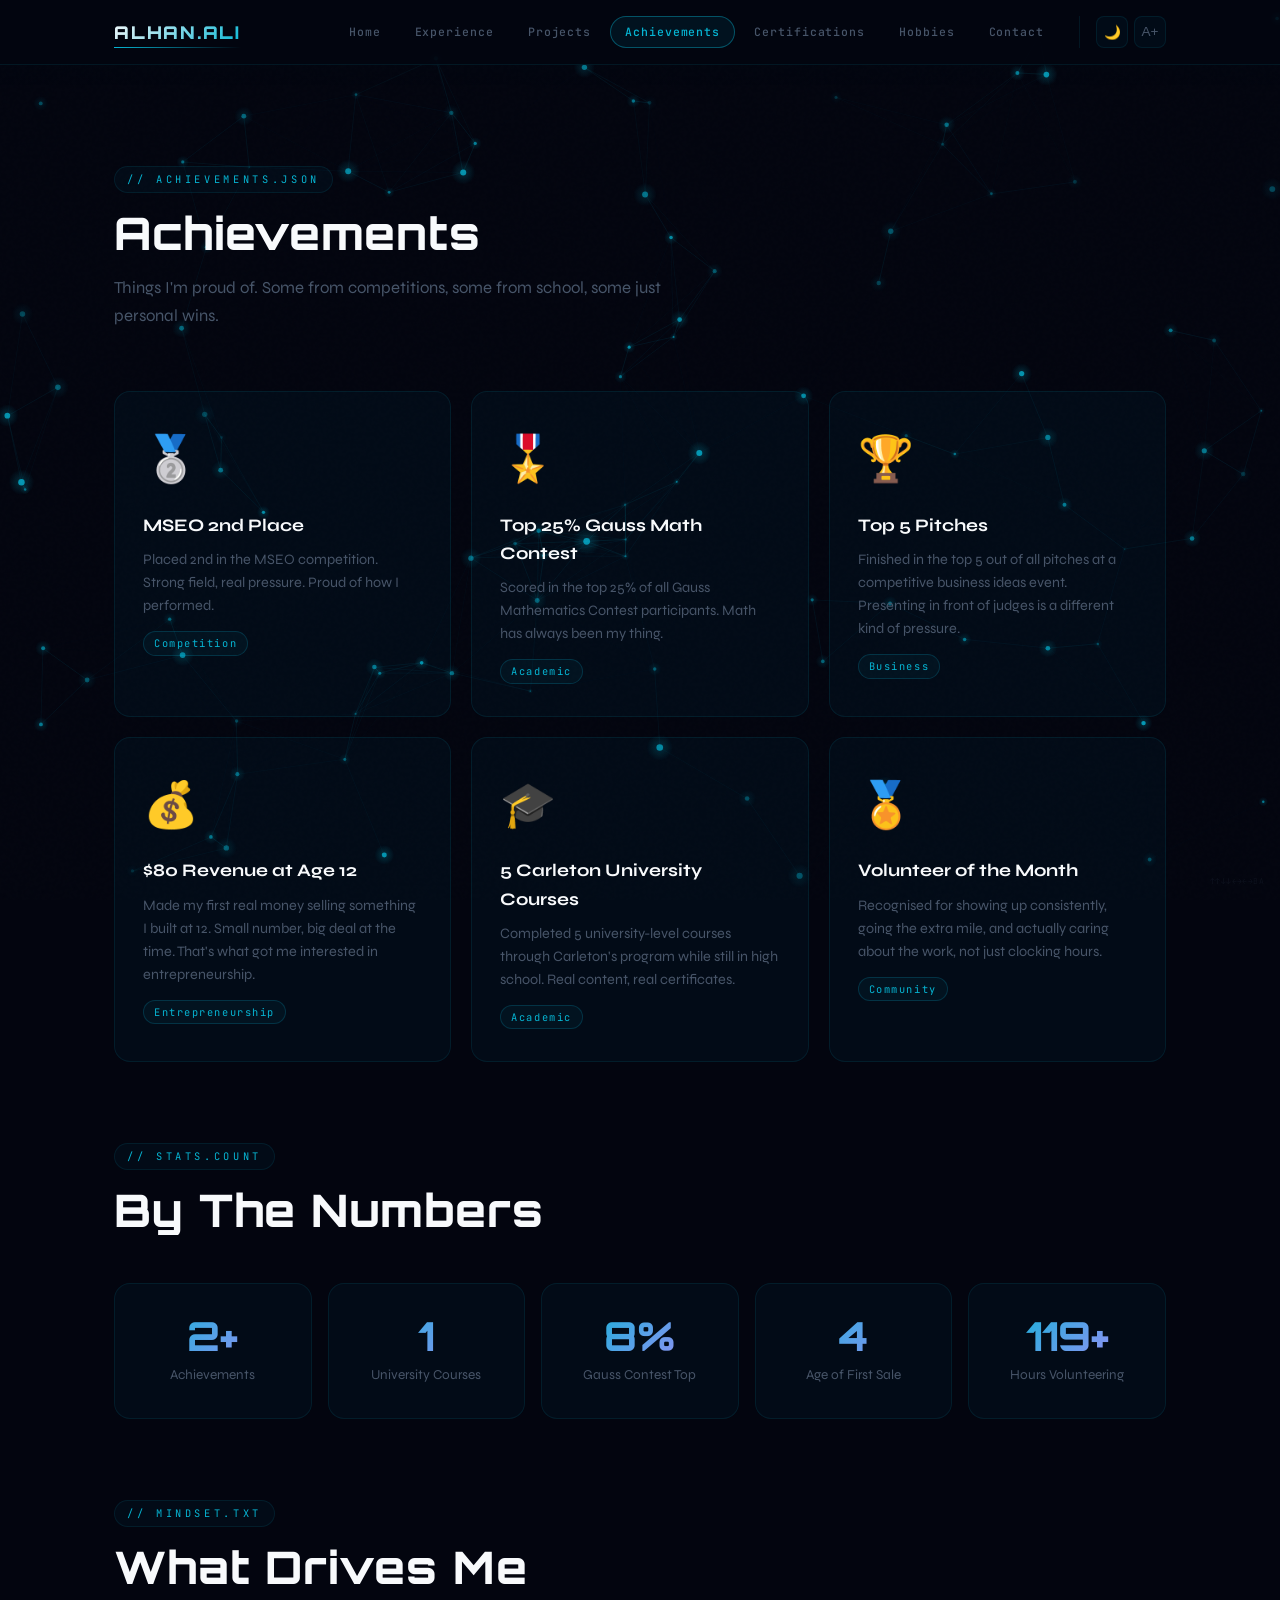
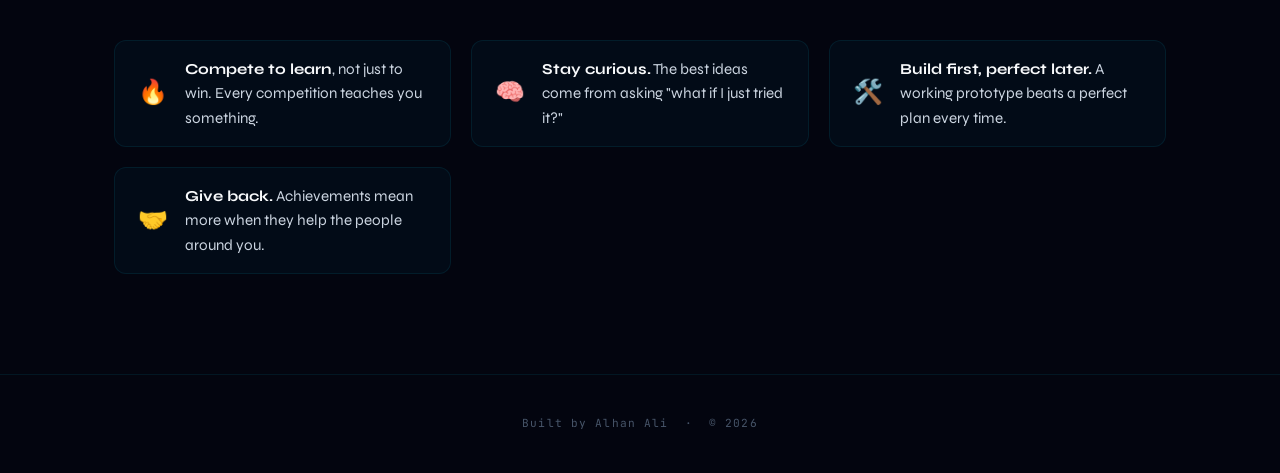
<file: achievements.html>
<!DOCTYPE html>
<html lang="en">
<head>
  <meta charset="UTF-8" />
  <meta name="viewport" content="width=device-width, initial-scale=1.0" />
  <title>Achievements | Alhan Ali</title>
  <link rel="stylesheet" href="style.css" />
</head>
<body>
  <div class="cursor"></div>
  <div class="cursor-ring"></div>
  <canvas id="particles"></canvas>

  <header>
    <div class="container">
      <a href="index.html" class="logo">ALHAN.ALI</a>
      <nav>
        <a href="index.html">Home</a>
        <a href="experience.html">Experience</a>
        <a href="projects.html">Projects</a>
        <a href="achievements.html">Achievements</a>
        <a href="certifications.html">Certifications</a>
        <a href="hobbies.html">Hobbies</a>
        <a href="contact.html">Contact</a>
        <div class="nav-controls">
          <button class="nav-btn" id="mode-btn" title="Toggle dark/light mode">🌙</button>
          <button class="nav-btn" id="font-btn" title="Toggle font size">A+</button>
        </div>
      </nav>
    </div>
  </header>

  <section class="section">
    <div class="reveal">
      <span class="section-tag">// achievements.json</span>
      <h2 class="section-title">Achievements</h2>
      <p class="achievements-intro">Things I'm proud of. Some from competitions, some from school, some just personal wins.</p>
    </div>

    <div class="achievements-grid">
      <div class="achievement-card reveal" style="--card-glow:rgba(192,192,192,0.12);">
        <span class="achievement-icon">🥈</span>
        <div class="achievement-title">MSEO 2nd Place</div>
        <p class="achievement-desc">Placed 2nd in the MSEO competition. Strong field, real pressure. Proud of how I performed.</p>
        <span class="achievement-year">Competition</span>
      </div>
      <div class="achievement-card reveal delay-1" style="--card-glow:rgba(251,191,36,0.1);">
        <span class="achievement-icon">🎖️</span>
        <div class="achievement-title">Top 25% Gauss Math Contest</div>
        <p class="achievement-desc">Scored in the top 25% of all Gauss Mathematics Contest participants. Math has always been my thing.</p>
        <span class="achievement-year">Academic</span>
      </div>
      <div class="achievement-card reveal delay-2" style="--card-glow:rgba(251,191,36,0.12);">
        <span class="achievement-icon">🏆</span>
        <div class="achievement-title">Top 5 Pitches</div>
        <p class="achievement-desc">Finished in the top 5 out of all pitches at a competitive business ideas event. Presenting in front of judges is a different kind of pressure.</p>
        <span class="achievement-year">Business</span>
      </div>
      <div class="achievement-card reveal" style="--card-glow:rgba(52,211,153,0.1);">
        <span class="achievement-icon">💰</span>
        <div class="achievement-title">$80 Revenue at Age 12</div>
        <p class="achievement-desc">Made my first real money selling something I built at 12. Small number, big deal at the time. That's what got me interested in entrepreneurship.</p>
        <span class="achievement-year">Entrepreneurship</span>
      </div>
      <div class="achievement-card reveal delay-1" style="--card-glow:rgba(6,182,212,0.1);">
        <span class="achievement-icon">🎓</span>
        <div class="achievement-title">5 Carleton University Courses</div>
        <p class="achievement-desc">Completed 5 university-level courses through Carleton's program while still in high school. Real content, real certificates.</p>
        <span class="achievement-year">Academic</span>
      </div>
      <div class="achievement-card reveal delay-2" style="--card-glow:rgba(244,114,182,0.1);">
        <span class="achievement-icon">🏅</span>
        <div class="achievement-title">Volunteer of the Month</div>
        <p class="achievement-desc">Recognised for showing up consistently, going the extra mile, and actually caring about the work, not just clocking hours.</p>
        <span class="achievement-year">Community</span>
      </div>
    </div>

    <div style="margin-top:80px;">
      <div class="reveal" style="margin-bottom:48px;">
        <span class="section-tag">// stats.count</span>
        <h2 class="section-title">By The Numbers</h2>
      </div>
      <div class="counters-grid">
        <div class="counter-card reveal"><div class="counter-num" data-target="6" data-suffix="+">0</div><div class="counter-label">Achievements</div></div>
        <div class="counter-card reveal delay-1"><div class="counter-num" data-target="5">0</div><div class="counter-label">University Courses</div></div>
        <div class="counter-card reveal delay-2"><div class="counter-num" data-target="25" data-suffix="%">0</div><div class="counter-label">Gauss Contest Top</div></div>
        <div class="counter-card reveal delay-3"><div class="counter-num" data-target="12">0</div><div class="counter-label">Age of First Sale</div></div>
        <div class="counter-card reveal delay-4"><div class="counter-num" data-target="350" data-suffix="+">0</div><div class="counter-label">Hours Volunteering</div></div>
      </div>
    </div>

    <div style="margin-top:80px;">
      <div class="reveal" style="margin-bottom:48px;">
        <span class="section-tag">// mindset.txt</span>
        <h2 class="section-title">What Drives Me</h2>
      </div>
      <div style="display:grid;grid-template-columns:repeat(auto-fit,minmax(260px,1fr));gap:20px;">
        <div class="fun-fact reveal"><span class="fun-fact-icon">🔥</span><span class="fun-fact-text"><strong>Compete to learn</strong>, not just to win. Every competition teaches you something.</span></div>
        <div class="fun-fact reveal delay-1"><span class="fun-fact-icon">🧠</span><span class="fun-fact-text"><strong>Stay curious.</strong> The best ideas come from asking "what if I just tried it?"</span></div>
        <div class="fun-fact reveal delay-2"><span class="fun-fact-icon">🛠️</span><span class="fun-fact-text"><strong>Build first, perfect later.</strong> A working prototype beats a perfect plan every time.</span></div>
        <div class="fun-fact reveal delay-3"><span class="fun-fact-icon">🤝</span><span class="fun-fact-text"><strong>Give back.</strong> Achievements mean more when they help the people around you.</span></div>
      </div>
    </div>
  </section>

  <footer>
    <p>Built by Alhan Ali &nbsp;·&nbsp; &copy; 2026</p>
  </footer>
  <button class="back-to-top" id="back-to-top" title="Back to top">↑</button>
  <div class="konami-hint">↑↑↓↓←→←→BA</div>
  <script src="script.js"></script>
</body>
</html>
</file>
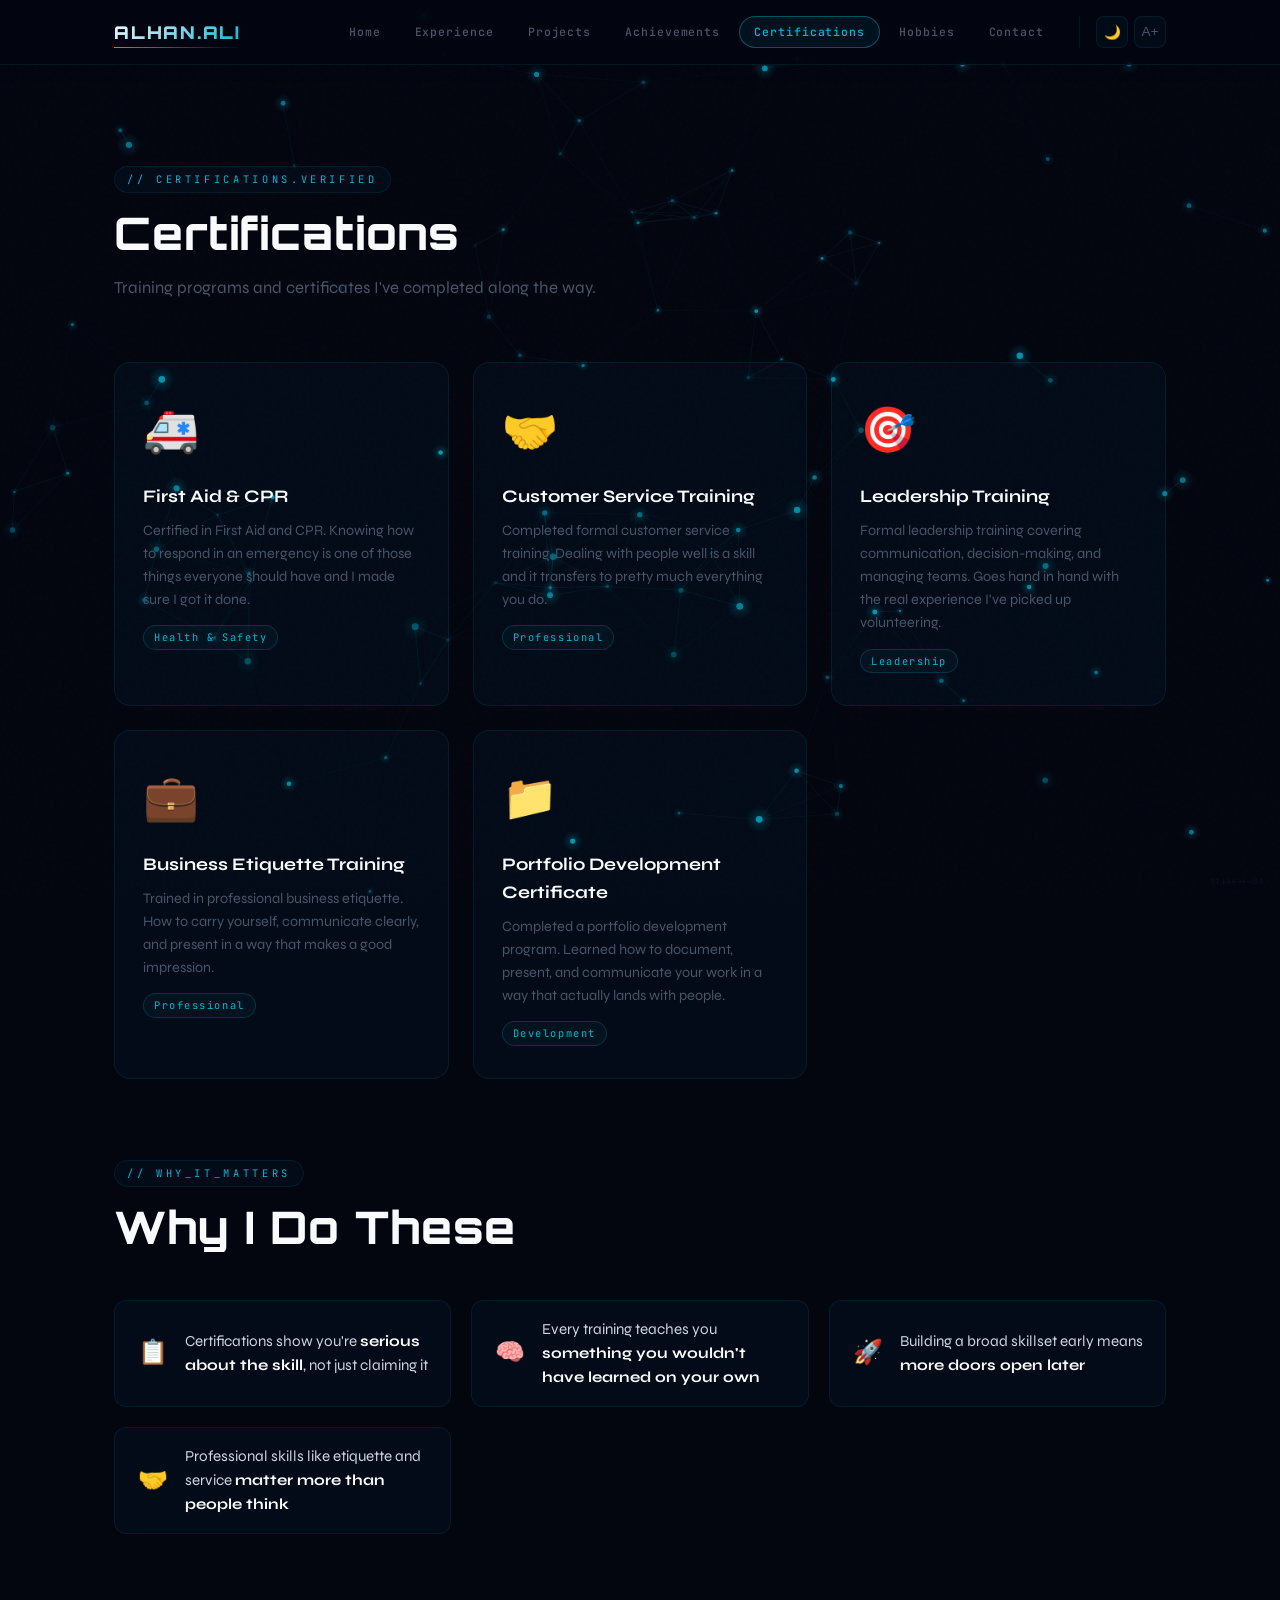
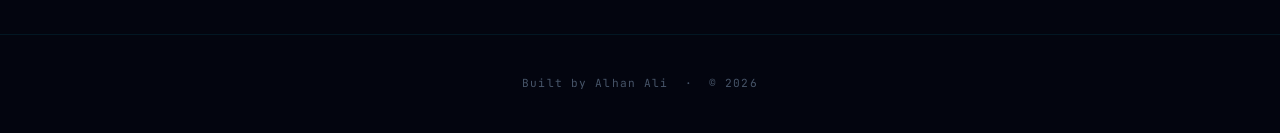
<file: certifications.html>
<!DOCTYPE html>
<html lang="en">
<head>
  <meta charset="UTF-8" />
  <meta name="viewport" content="width=device-width, initial-scale=1.0" />
  <title>Certifications | Alhan Ali</title>
  <link rel="stylesheet" href="style.css" />
</head>
<body>
  <div class="cursor"></div>
  <div class="cursor-ring"></div>
  <canvas id="particles"></canvas>

  <header>
    <div class="container">
      <a href="index.html" class="logo">ALHAN.ALI</a>
      <nav>
        <a href="index.html">Home</a>
        <a href="experience.html">Experience</a>
        <a href="projects.html">Projects</a>
        <a href="achievements.html">Achievements</a>
        <a href="certifications.html">Certifications</a>
        <a href="hobbies.html">Hobbies</a>
        <a href="contact.html">Contact</a>
        <div class="nav-controls">
          <button class="nav-btn" id="mode-btn" title="Toggle dark/light mode">🌙</button>
          <button class="nav-btn" id="font-btn" title="Toggle font size">A+</button>
        </div>
      </nav>
    </div>
  </header>

  <section class="section">
    <div class="reveal">
      <span class="section-tag">// certifications.verified</span>
      <h2 class="section-title">Certifications</h2>
      <p class="section-sub">Training programs and certificates I've completed along the way.</p>
    </div>

    <div style="display:grid; grid-template-columns:repeat(auto-fit, minmax(300px,1fr)); gap:24px; margin-bottom:80px;">
      <div class="achievement-card reveal" style="--card-glow:rgba(6,182,212,0.1);">
        <span class="achievement-icon">🚑</span>
        <div class="achievement-title">First Aid & CPR</div>
        <p class="achievement-desc">Certified in First Aid and CPR. Knowing how to respond in an emergency is one of those things everyone should have and I made sure I got it done.</p>
        <span class="achievement-year">Health & Safety</span>
      </div>
      <div class="achievement-card reveal delay-1" style="--card-glow:rgba(251,191,36,0.1);">
        <span class="achievement-icon">🤝</span>
        <div class="achievement-title">Customer Service Training</div>
        <p class="achievement-desc">Completed formal customer service training. Dealing with people well is a skill and it transfers to pretty much everything you do.</p>
        <span class="achievement-year">Professional</span>
      </div>
      <div class="achievement-card reveal delay-2" style="--card-glow:rgba(167,139,250,0.1);">
        <span class="achievement-icon">🎯</span>
        <div class="achievement-title">Leadership Training</div>
        <p class="achievement-desc">Formal leadership training covering communication, decision-making, and managing teams. Goes hand in hand with the real experience I've picked up volunteering.</p>
        <span class="achievement-year">Leadership</span>
      </div>
      <div class="achievement-card reveal" style="--card-glow:rgba(52,211,153,0.1);">
        <span class="achievement-icon">💼</span>
        <div class="achievement-title">Business Etiquette Training</div>
        <p class="achievement-desc">Trained in professional business etiquette. How to carry yourself, communicate clearly, and present in a way that makes a good impression.</p>
        <span class="achievement-year">Professional</span>
      </div>
      <div class="achievement-card reveal delay-1" style="--card-glow:rgba(244,114,182,0.1);">
        <span class="achievement-icon">📁</span>
        <div class="achievement-title">Portfolio Development Certificate</div>
        <p class="achievement-desc">Completed a portfolio development program. Learned how to document, present, and communicate your work in a way that actually lands with people.</p>
        <span class="achievement-year">Development</span>
      </div>
    </div>

    <div style="margin-top:80px;">
      <div class="reveal" style="margin-bottom:48px;">
        <span class="section-tag">// why_it_matters</span>
        <h2 class="section-title">Why I Do These</h2>
      </div>
      <div style="display:grid;grid-template-columns:repeat(auto-fit,minmax(260px,1fr));gap:20px;">
        <div class="fun-fact reveal"><span class="fun-fact-icon">📋</span><span class="fun-fact-text">Certifications show you're <strong>serious about the skill</strong>, not just claiming it</span></div>
        <div class="fun-fact reveal delay-1"><span class="fun-fact-icon">🧠</span><span class="fun-fact-text">Every training teaches you <strong>something you wouldn't have learned on your own</strong></span></div>
        <div class="fun-fact reveal delay-2"><span class="fun-fact-icon">🚀</span><span class="fun-fact-text">Building a broad skillset early means <strong>more doors open later</strong></span></div>
        <div class="fun-fact reveal delay-3"><span class="fun-fact-icon">🤝</span><span class="fun-fact-text">Professional skills like etiquette and service <strong>matter more than people think</strong></span></div>
      </div>
    </div>
  </section>

  <footer>
    <p>Built by Alhan Ali &nbsp;·&nbsp; &copy; 2026</p>
  </footer>
  <button class="back-to-top" id="back-to-top" title="Back to top">↑</button>
  <div class="konami-hint">↑↑↓↓←→←→BA</div>
  <script src="script.js"></script>
</body>
</html>
</file>
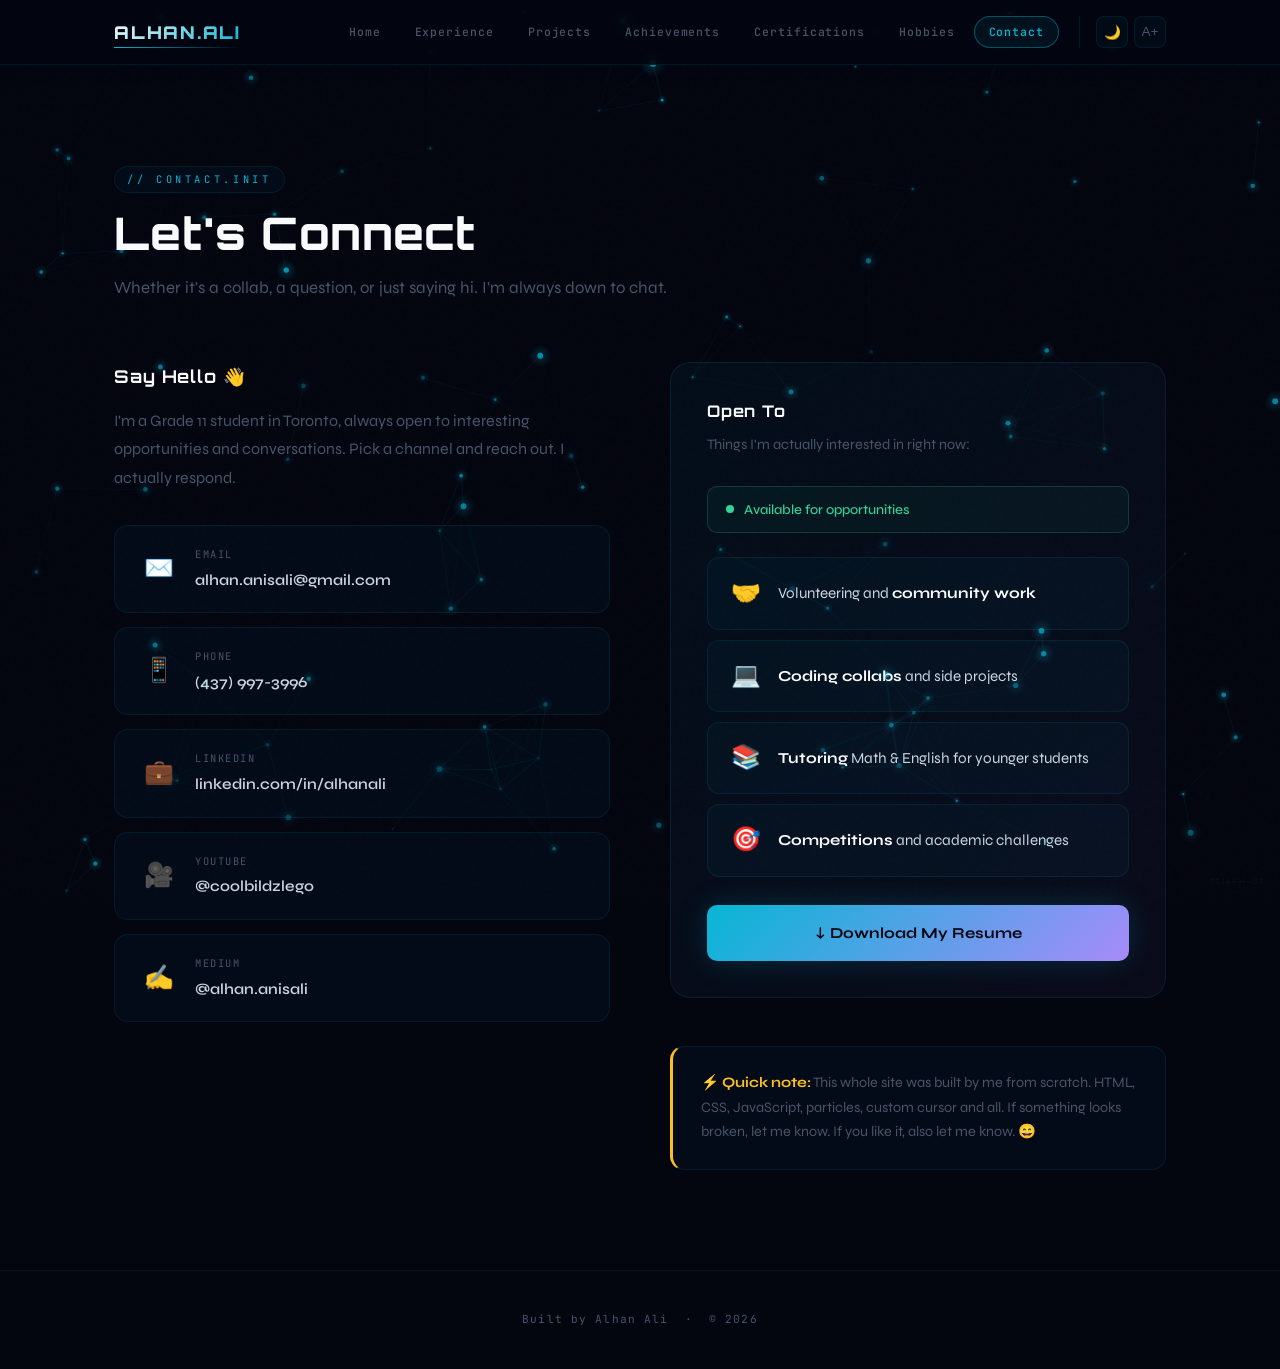
<file: contact.html>
<!DOCTYPE html>
<html lang="en">
<head>
  <meta charset="UTF-8" />
  <meta name="viewport" content="width=device-width, initial-scale=1.0" />
  <title>Contact | Alhan Ali</title>
  <link rel="stylesheet" href="style.css" />
</head>
<body>
  <div class="cursor"></div>
  <div class="cursor-ring"></div>
  <canvas id="particles"></canvas>

  <header>
    <div class="container">
      <a href="index.html" class="logo">ALHAN.ALI</a>
      <nav>
        <a href="index.html">Home</a>
        <a href="experience.html">Experience</a>
        <a href="projects.html">Projects</a>
        <a href="achievements.html">Achievements</a>
        <a href="certifications.html">Certifications</a>
        <a href="hobbies.html">Hobbies</a>
        <a href="contact.html">Contact</a>
        <div class="nav-controls">
          <button class="nav-btn" id="mode-btn" title="Toggle dark/light mode">🌙</button>
          <button class="nav-btn" id="font-btn" title="Toggle font size">A+</button>
        </div>
      </nav>
    </div>
  </header>

  <section class="section">
    <div class="reveal">
      <span class="section-tag">// contact.init</span>
      <h2 class="section-title">Let's Connect</h2>
      <p class="section-sub">Whether it's a collab, a question, or just saying hi. I'm always down to chat.</p>
    </div>

    <div class="contact-layout">
      <div>
        <div class="contact-intro reveal">
          <h3>Say Hello 👋</h3>
          <p>I'm a Grade 11 student in Toronto, always open to interesting opportunities and conversations. Pick a channel and reach out. I actually respond.</p>
        </div>
        <div class="contact-links">
          <a class="contact-link reveal" href="mailto:alhan.anisali@gmail.com">
            <div class="contact-link-icon">✉️</div>
            <div><span class="contact-link-label">Email</span><span class="contact-link-value">alhan.anisali@gmail.com</span></div>
          </a>
          <a class="contact-link reveal delay-1" href="tel:4379973996">
            <div class="contact-link-icon">📱</div>
            <div><span class="contact-link-label">Phone</span><span class="contact-link-value">(437) 997-3996</span></div>
          </a>
          <a class="contact-link reveal delay-2" href="https://linkedin.com/in/alhanali" target="_blank">
            <div class="contact-link-icon">💼</div>
            <div><span class="contact-link-label">LinkedIn</span><span class="contact-link-value">linkedin.com/in/alhanali</span></div>
          </a>
          <a class="contact-link reveal delay-3" href="https://youtube.com/@coolbildzlego" target="_blank">
            <div class="contact-link-icon">🎥</div>
            <div><span class="contact-link-label">YouTube</span><span class="contact-link-value">@coolbildzlego</span></div>
          </a>
          <a class="contact-link reveal delay-4" href="https://medium.com/@alhan.anisali" target="_blank">
            <div class="contact-link-icon">✍️</div>
            <div><span class="contact-link-label">Medium</span><span class="contact-link-value">@alhan.anisali</span></div>
          </a>
        </div>
      </div>

      <div>
        <div class="contact-card reveal delay-2">
          <h3>Open To</h3>
          <p>Things I'm actually interested in right now:</p>
          <div class="availability">
            <div class="avail-dot"></div>
            <div class="avail-text">Available for opportunities</div>
          </div>
          <div style="display:grid;gap:10px;margin-bottom:28px;">
            <div class="fun-fact"><span class="fun-fact-icon">🤝</span><span class="fun-fact-text">Volunteering and <strong>community work</strong></span></div>
            <div class="fun-fact"><span class="fun-fact-icon">💻</span><span class="fun-fact-text"><strong>Coding collabs</strong> and side projects</span></div>
            <div class="fun-fact"><span class="fun-fact-icon">📚</span><span class="fun-fact-text"><strong>Tutoring</strong> Math & English for younger students</span></div>
            <div class="fun-fact"><span class="fun-fact-icon">🎯</span><span class="fun-fact-text"><strong>Competitions</strong> and academic challenges</span></div>
          </div>
          <a href="resume.pdf" download class="download-btn">↓ Download My Resume</a>
        </div>

        <div class="fun-note reveal delay-3">
          <p>⚡ <strong>Quick note:</strong> This whole site was built by me from scratch. HTML, CSS, JavaScript, particles, custom cursor and all. If something looks broken, let me know. If you like it, also let me know. 😄</p>
        </div>
      </div>
    </div>
  </section>

  <footer>
    <p>Built by Alhan Ali &nbsp;·&nbsp; &copy; 2026</p>
  </footer>
  <button class="back-to-top" id="back-to-top" title="Back to top">↑</button>
  <div class="konami-hint">↑↑↓↓←→←→BA</div>
  <script src="script.js"></script>
</body>
</html>
</file>
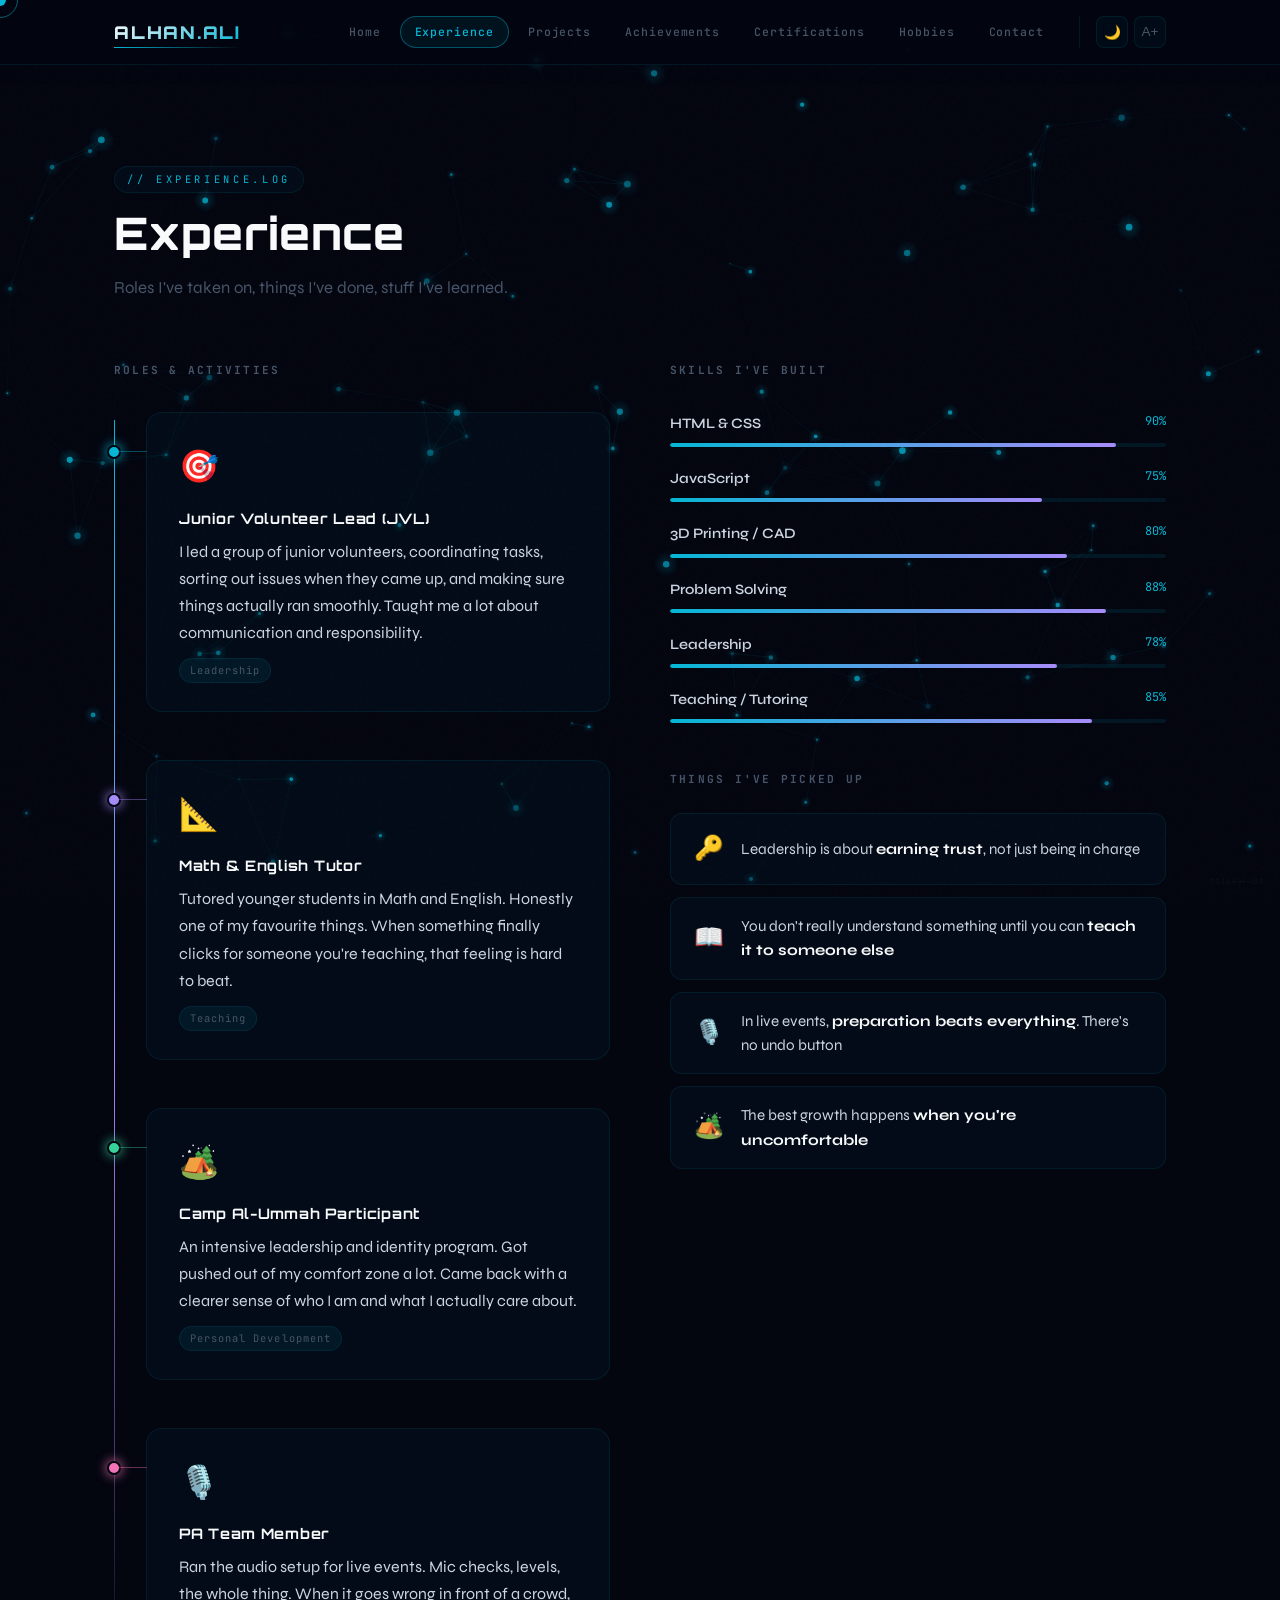
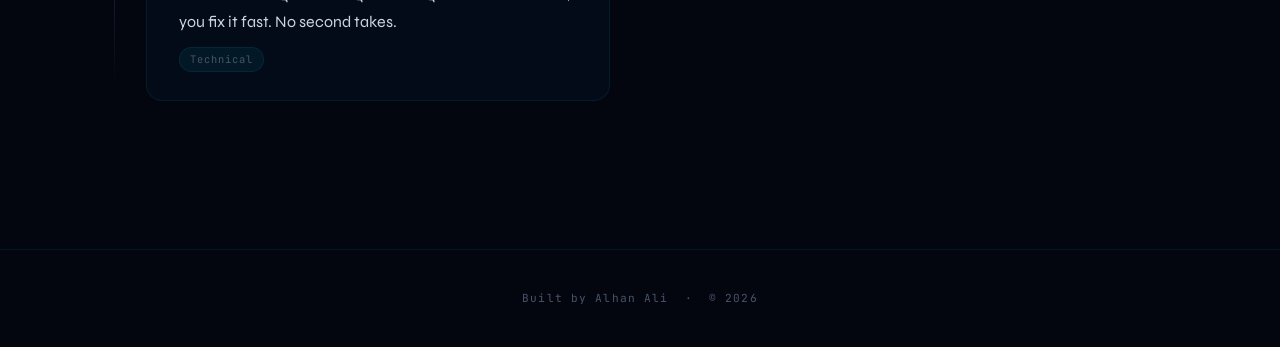
<file: experience.html>
<!DOCTYPE html>
<html lang="en">
<head>
  <meta charset="UTF-8" />
  <meta name="viewport" content="width=device-width, initial-scale=1.0" />
  <title>Experience | Alhan Ali</title>
  <link rel="stylesheet" href="style.css" />
</head>
<body>
  <div class="cursor"></div>
  <div class="cursor-ring"></div>
  <canvas id="particles"></canvas>

  <header>
    <div class="container">
      <a href="index.html" class="logo">ALHAN.ALI</a>
      <nav>
        <a href="index.html">Home</a>
        <a href="experience.html">Experience</a>
        <a href="projects.html">Projects</a>
        <a href="achievements.html">Achievements</a>
        <a href="certifications.html">Certifications</a>
        <a href="hobbies.html">Hobbies</a>
        <a href="contact.html">Contact</a>
        <div class="nav-controls">
          <button class="nav-btn" id="mode-btn" title="Toggle dark/light mode">🌙</button>
          <button class="nav-btn" id="font-btn" title="Toggle font size">A+</button>
        </div>
      </nav>
    </div>
  </header>

  <section class="section">
    <div class="reveal">
      <span class="section-tag">// experience.log</span>
      <h2 class="section-title">Experience</h2>
      <p class="section-sub">Roles I've taken on, things I've done, stuff I've learned.</p>
    </div>

    <div style="display:grid; grid-template-columns:1fr 1fr; gap:60px; align-items:start;">
      <div>
        <h3 style="font-family:'JetBrains Mono',monospace;font-size:0.7rem;letter-spacing:0.2em;text-transform:uppercase;color:var(--text-dim);margin-bottom:32px;">Roles & Activities</h3>
        <div class="timeline">
          <div class="timeline-item reveal" style="--item-color:var(--cyan);">
            <span class="timeline-emoji">🎯</span>
            <div class="timeline-title">Junior Volunteer Lead (JVL)</div>
            <p class="timeline-desc">I led a group of junior volunteers, coordinating tasks, sorting out issues when they came up, and making sure things actually ran smoothly. Taught me a lot about communication and responsibility.</p>
            <span class="timeline-tag">Leadership</span>
          </div>
          <div class="timeline-item reveal delay-1" style="--item-color:var(--purple);">
            <span class="timeline-emoji">📐</span>
            <div class="timeline-title">Math & English Tutor</div>
            <p class="timeline-desc">Tutored younger students in Math and English. Honestly one of my favourite things. When something finally clicks for someone you're teaching, that feeling is hard to beat.</p>
            <span class="timeline-tag">Teaching</span>
          </div>
          <div class="timeline-item reveal delay-2" style="--item-color:var(--green);">
            <span class="timeline-emoji">🏕️</span>
            <div class="timeline-title">Camp Al-Ummah Participant</div>
            <p class="timeline-desc">An intensive leadership and identity program. Got pushed out of my comfort zone a lot. Came back with a clearer sense of who I am and what I actually care about.</p>
            <span class="timeline-tag">Personal Development</span>
          </div>
          <div class="timeline-item reveal delay-3" style="--item-color:var(--pink);">
            <span class="timeline-emoji">🎙️</span>
            <div class="timeline-title">PA Team Member</div>
            <p class="timeline-desc">Ran the audio setup for live events. Mic checks, levels, the whole thing. When it goes wrong in front of a crowd, you fix it fast. No second takes.</p>
            <span class="timeline-tag">Technical</span>
          </div>
        </div>
      </div>

      <div>
        <h3 style="font-family:'JetBrains Mono',monospace;font-size:0.7rem;letter-spacing:0.2em;text-transform:uppercase;color:var(--text-dim);margin-bottom:32px;">Skills I've Built</h3>
        <div class="skill-bars reveal">
          <div class="skill-bar-item">
            <div class="skill-bar-header"><span class="skill-bar-name">HTML & CSS</span><span class="skill-bar-pct">90%</span></div>
            <div class="skill-bar-track"><div class="skill-bar-fill" style="width:90%"></div></div>
          </div>
          <div class="skill-bar-item">
            <div class="skill-bar-header"><span class="skill-bar-name">JavaScript</span><span class="skill-bar-pct">75%</span></div>
            <div class="skill-bar-track"><div class="skill-bar-fill" style="width:75%"></div></div>
          </div>
          <div class="skill-bar-item">
            <div class="skill-bar-header"><span class="skill-bar-name">3D Printing / CAD</span><span class="skill-bar-pct">80%</span></div>
            <div class="skill-bar-track"><div class="skill-bar-fill" style="width:80%"></div></div>
          </div>
          <div class="skill-bar-item">
            <div class="skill-bar-header"><span class="skill-bar-name">Problem Solving</span><span class="skill-bar-pct">88%</span></div>
            <div class="skill-bar-track"><div class="skill-bar-fill" style="width:88%"></div></div>
          </div>
          <div class="skill-bar-item">
            <div class="skill-bar-header"><span class="skill-bar-name">Leadership</span><span class="skill-bar-pct">78%</span></div>
            <div class="skill-bar-track"><div class="skill-bar-fill" style="width:78%"></div></div>
          </div>
          <div class="skill-bar-item">
            <div class="skill-bar-header"><span class="skill-bar-name">Teaching / Tutoring</span><span class="skill-bar-pct">85%</span></div>
            <div class="skill-bar-track"><div class="skill-bar-fill" style="width:85%"></div></div>
          </div>
        </div>

        <div style="margin-top:48px;">
          <h3 style="font-family:'JetBrains Mono',monospace;font-size:0.7rem;letter-spacing:0.2em;text-transform:uppercase;color:var(--text-dim);margin-bottom:24px;">Things I've Picked Up</h3>
          <div style="display:grid;gap:12px;">
            <div class="fun-fact reveal"><span class="fun-fact-icon">🔑</span><span class="fun-fact-text">Leadership is about <strong>earning trust</strong>, not just being in charge</span></div>
            <div class="fun-fact reveal delay-1"><span class="fun-fact-icon">📖</span><span class="fun-fact-text">You don't really understand something until you can <strong>teach it to someone else</strong></span></div>
            <div class="fun-fact reveal delay-2"><span class="fun-fact-icon">🎙️</span><span class="fun-fact-text">In live events, <strong>preparation beats everything</strong>. There's no undo button</span></div>
            <div class="fun-fact reveal delay-3"><span class="fun-fact-icon">🏕️</span><span class="fun-fact-text">The best growth happens <strong>when you're uncomfortable</strong></span></div>
          </div>
        </div>
      </div>
    </div>
  </section>

  <footer>
    <p>Built by Alhan Ali &nbsp;·&nbsp; &copy; 2026</p>
  </footer>
  <button class="back-to-top" id="back-to-top" title="Back to top">↑</button>
  <div class="konami-hint">↑↑↓↓←→←→BA</div>
  <script src="script.js"></script>
</body>
</html>
</file>
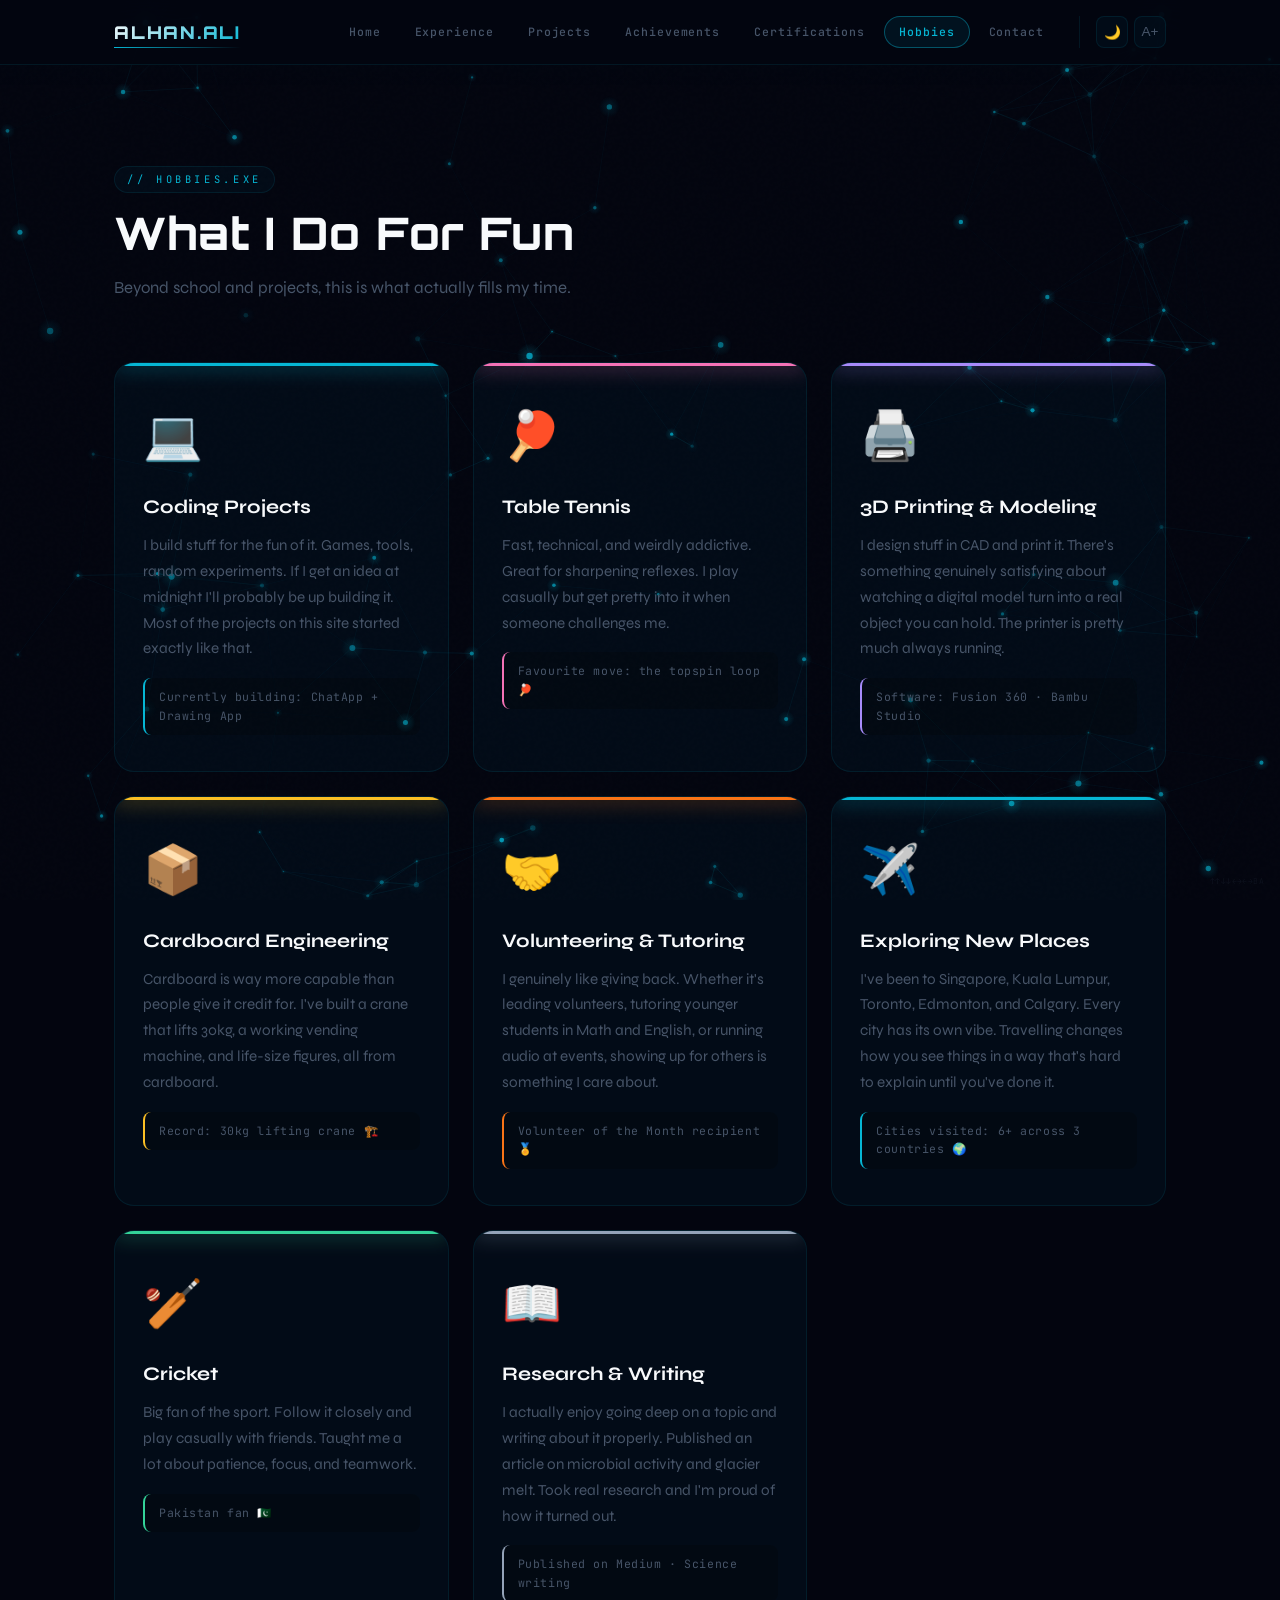
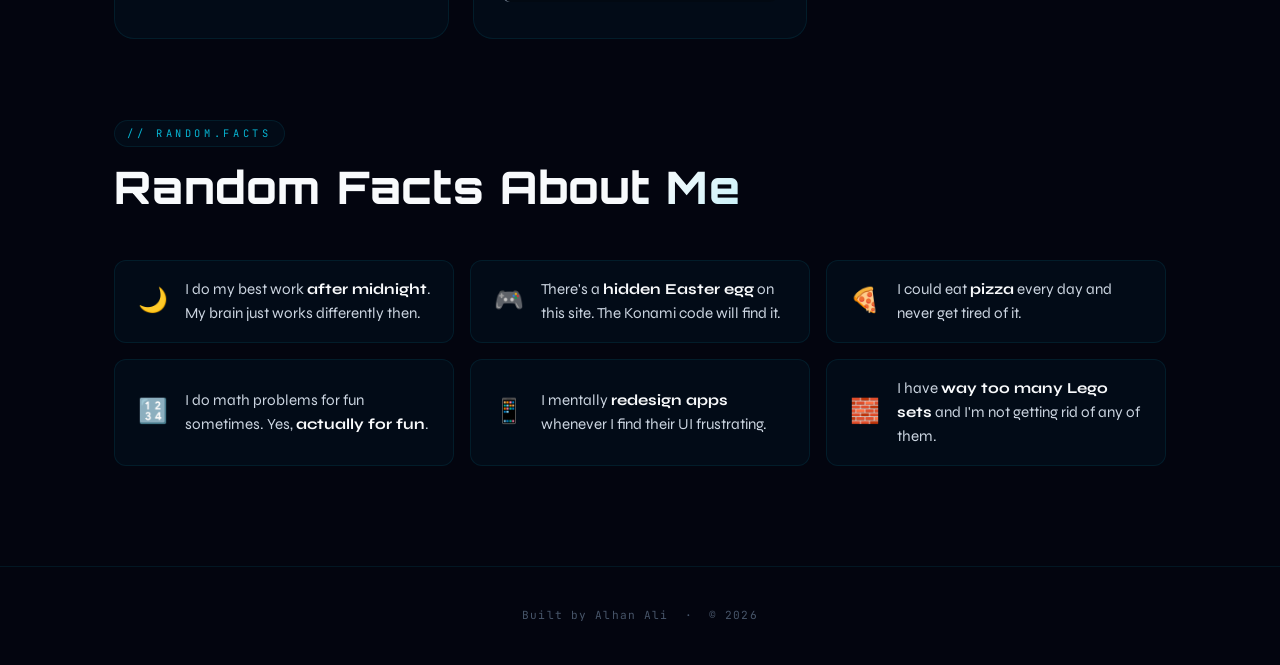
<file: hobbies.html>
<!DOCTYPE html>
<html lang="en">
<head>
  <meta charset="UTF-8" />
  <meta name="viewport" content="width=device-width, initial-scale=1.0" />
  <title>Hobbies | Alhan Ali</title>
  <link rel="stylesheet" href="style.css" />
</head>
<body>
  <div class="cursor"></div>
  <div class="cursor-ring"></div>
  <canvas id="particles"></canvas>

  <header>
    <div class="container">
      <a href="index.html" class="logo">ALHAN.ALI</a>
      <nav>
        <a href="index.html">Home</a>
        <a href="experience.html">Experience</a>
        <a href="projects.html">Projects</a>
        <a href="achievements.html">Achievements</a>
        <a href="certifications.html">Certifications</a>
        <a href="hobbies.html">Hobbies</a>
        <a href="contact.html">Contact</a>
        <div class="nav-controls">
          <button class="nav-btn" id="mode-btn" title="Toggle dark/light mode">🌙</button>
          <button class="nav-btn" id="font-btn" title="Toggle font size">A+</button>
        </div>
      </nav>
    </div>
  </header>

  <section class="section">
    <div class="reveal">
      <span class="section-tag">// hobbies.exe</span>
      <h2 class="section-title">What I Do For Fun</h2>
      <p class="hobbies-intro">Beyond school and projects, this is what actually fills my time.</p>
    </div>

    <div class="hobbies-grid">
      <div class="hobby-card reveal" style="--hobby-color:#06b6d4;">
        <span class="hobby-emoji">💻</span>
        <h3>Coding Projects</h3>
        <p>I build stuff for the fun of it. Games, tools, random experiments. If I get an idea at midnight I'll probably be up building it. Most of the projects on this site started exactly like that.</p>
        <div class="hobby-detail">Currently building: ChatApp + Drawing App</div>
      </div>
      <div class="hobby-card reveal delay-1" style="--hobby-color:#f472b6;">
        <span class="hobby-emoji">🏓</span>
        <h3>Table Tennis</h3>
        <p>Fast, technical, and weirdly addictive. Great for sharpening reflexes. I play casually but get pretty into it when someone challenges me.</p>
        <div class="hobby-detail">Favourite move: the topspin loop 🏓</div>
      </div>
      <div class="hobby-card reveal delay-2" style="--hobby-color:#a78bfa;">
        <span class="hobby-emoji">🖨️</span>
        <h3>3D Printing & Modeling</h3>
        <p>I design stuff in CAD and print it. There's something genuinely satisfying about watching a digital model turn into a real object you can hold. The printer is pretty much always running.</p>
        <div class="hobby-detail">Software: Fusion 360 · Bambu Studio</div>
      </div>
      <div class="hobby-card reveal" style="--hobby-color:#fbbf24;">
        <span class="hobby-emoji">📦</span>
        <h3>Cardboard Engineering</h3>
        <p>Cardboard is way more capable than people give it credit for. I've built a crane that lifts 30kg, a working vending machine, and life-size figures, all from cardboard.</p>
        <div class="hobby-detail">Record: 30kg lifting crane 🏗️</div>
      </div>
      <div class="hobby-card reveal delay-1" style="--hobby-color:#f97316;">
        <span class="hobby-emoji">🤝</span>
        <h3>Volunteering & Tutoring</h3>
        <p>I genuinely like giving back. Whether it's leading volunteers, tutoring younger students in Math and English, or running audio at events, showing up for others is something I care about.</p>
        <div class="hobby-detail">Volunteer of the Month recipient 🏅</div>
      </div>
      <div class="hobby-card reveal delay-2" style="--hobby-color:#06b6d4;">
        <span class="hobby-emoji">✈️</span>
        <h3>Exploring New Places</h3>
        <p>I've been to Singapore, Kuala Lumpur, Toronto, Edmonton, and Calgary. Every city has its own vibe. Travelling changes how you see things in a way that's hard to explain until you've done it.</p>
        <div class="hobby-detail">Cities visited: 6+ across 3 countries 🌍</div>
      </div>
      <div class="hobby-card reveal" style="--hobby-color:#34d399;">
        <span class="hobby-emoji">🏏</span>
        <h3>Cricket</h3>
        <p>Big fan of the sport. Follow it closely and play casually with friends. Taught me a lot about patience, focus, and teamwork.</p>
        <div class="hobby-detail">Pakistan fan 🇵🇰</div>
      </div>
      <div class="hobby-card reveal delay-1" style="--hobby-color:#94a3b8;">
        <span class="hobby-emoji">📖</span>
        <h3>Research & Writing</h3>
        <p>I actually enjoy going deep on a topic and writing about it properly. Published an article on microbial activity and glacier melt. Took real research and I'm proud of how it turned out.</p>
        <div class="hobby-detail">Published on Medium · Science writing</div>
      </div>
    </div>

    <div style="margin-top:80px;">
      <div class="reveal" style="margin-bottom:48px;">
        <span class="section-tag">// random.facts</span>
        <h2 class="section-title">Random Facts About Me</h2>
      </div>
      <div style="display:grid;grid-template-columns:repeat(auto-fit,minmax(280px,1fr));gap:16px;">
        <div class="fun-fact reveal"><span class="fun-fact-icon">🌙</span><span class="fun-fact-text">I do my best work <strong>after midnight</strong>. My brain just works differently then.</span></div>
        <div class="fun-fact reveal delay-1"><span class="fun-fact-icon">🎮</span><span class="fun-fact-text">There's a <strong>hidden Easter egg</strong> on this site. The Konami code will find it.</span></div>
        <div class="fun-fact reveal delay-2"><span class="fun-fact-icon">🍕</span><span class="fun-fact-text">I could eat <strong>pizza</strong> every day and never get tired of it.</span></div>
        <div class="fun-fact reveal delay-3"><span class="fun-fact-icon">🔢</span><span class="fun-fact-text">I do math problems for fun sometimes. Yes, <strong>actually for fun</strong>.</span></div>
        <div class="fun-fact reveal"><span class="fun-fact-icon">📱</span><span class="fun-fact-text">I mentally <strong>redesign apps</strong> whenever I find their UI frustrating.</span></div>
        <div class="fun-fact reveal delay-1"><span class="fun-fact-icon">🧱</span><span class="fun-fact-text">I have <strong>way too many Lego sets</strong> and I'm not getting rid of any of them.</span></div>
      </div>
    </div>
  </section>

  <footer>
    <p>Built by Alhan Ali &nbsp;·&nbsp; &copy; 2026</p>
  </footer>
  <button class="back-to-top" id="back-to-top" title="Back to top">↑</button>
  <div class="konami-hint">↑↑↓↓←→←→BA</div>
  <script src="script.js"></script>
</body>
</html>
</file>
<file: style.css>
@import url('https://fonts.googleapis.com/css2?family=Orbitron:wght@400;500;600;700;800;900&family=Syne:wght@400;500;600;700;800&family=JetBrains+Mono:wght@300;400;500;600&display=swap');

:root {
  --bg: #03050f;
  --bg2: #060a1a;
  --panel: rgba(6, 182, 212, 0.04);
  --panel-hover: rgba(6, 182, 212, 0.08);
  --border: rgba(6, 182, 212, 0.1);
  --border-bright: rgba(6, 182, 212, 0.4);
  --cyan: #06b6d4;
  --cyan2: #22d3ee;
  --pink: #f472b6;
  --purple: #a78bfa;
  --green: #34d399;
  --yellow: #fbbf24;
  --orange: #fb923c;
  --text: #cbd5e1;
  --text-dim: #475569;
  --text-bright: #f1f5f9;
  --white: #f8fafc;
}

*, *::before, *::after { margin: 0; padding: 0; box-sizing: border-box; }
html { scroll-behavior: smooth; }

body {
  font-family: 'Syne', sans-serif;
  background: var(--bg);
  color: var(--text);
  overflow-x: hidden;
  line-height: 1.6;
  cursor: none;
}

.cursor {
  width: 12px; height: 12px;
  background: var(--cyan);
  border-radius: 50%;
  position: fixed;
  top: 0; left: 0;
  pointer-events: none;
  z-index: 99999;
  transform: translate(-50%, -50%);
  transition: width 0.2s, height 0.2s, background 0.2s;
  mix-blend-mode: screen;
}
.cursor-ring {
  width: 36px; height: 36px;
  border: 1px solid rgba(6,182,212,0.5);
  border-radius: 50%;
  position: fixed;
  top: 0; left: 0;
  pointer-events: none;
  z-index: 99998;
  transform: translate(-50%, -50%);
  transition: width 0.2s, height 0.2s;
}

#particles {
  position: fixed;
  top: 0; left: 0;
  width: 100%; height: 100%;
  z-index: 0;
  pointer-events: none;
}

body::after {
  content: '';
  position: fixed;
  inset: 0;
  background-image: url("data:image/svg+xml,%3Csvg viewBox='0 0 256 256' xmlns='http://www.w3.org/2000/svg'%3E%3Cfilter id='noise'%3E%3CfeTurbulence type='fractalNoise' baseFrequency='0.9' numOctaves='4' stitchTiles='stitch'/%3E%3C/filter%3E%3Crect width='100%25' height='100%25' filter='url(%23noise)' opacity='0.03'/%3E%3C/svg%3E");
  z-index: 0;
  pointer-events: none;
  opacity: 0.4;
}

header {
  position: sticky;
  top: 0;
  z-index: 1000;
  background: rgba(3, 5, 15, 0.8);
  backdrop-filter: blur(24px);
  border-bottom: 1px solid var(--border);
  transition: transform 0.3s ease;
}

header .container {
  max-width: 1100px;
  margin: 0 auto;
  padding: 0 24px;
  height: 64px;
  display: flex;
  align-items: center;
  justify-content: space-between;
}

.logo {
  font-family: 'Orbitron', sans-serif;
  font-size: 1.1rem;
  font-weight: 900;
  letter-spacing: 0.1em;
  text-decoration: none;
  background: linear-gradient(135deg, var(--white) 0%, var(--cyan) 100%);
  -webkit-background-clip: text;
  -webkit-text-fill-color: transparent;
  background-clip: text;
  position: relative;
}

.logo::after {
  content: '';
  position: absolute;
  bottom: -2px; left: 0; right: 0;
  height: 1px;
  background: linear-gradient(90deg, var(--cyan), transparent);
}

nav { display: flex; align-items: center; gap: 4px; }

nav a {
  font-family: 'JetBrains Mono', monospace;
  font-size: 0.72rem;
  font-weight: 500;
  letter-spacing: 0.08em;
  color: var(--text-dim);
  text-decoration: none;
  padding: 6px 14px;
  border-radius: 20px;
  transition: all 0.2s;
  border: 1px solid transparent;
}

nav a:hover {
  color: var(--cyan);
  border-color: var(--border);
  background: var(--panel);
}

nav a.active {
  color: var(--cyan);
  border-color: var(--border-bright);
  background: var(--panel-hover);
}

.nav-controls {
  display: flex;
  align-items: center;
  gap: 6px;
  margin-left: 16px;
  padding-left: 16px;
  border-left: 1px solid var(--border);
}

.nav-btn {
  width: 32px;
  height: 32px;
  border-radius: 8px;
  border: 1px solid var(--border);
  background: var(--panel);
  color: var(--text-dim);
  font-size: 0.85rem;
  cursor: pointer;
  display: flex;
  align-items: center;
  justify-content: center;
  transition: all 0.2s;
  flex-shrink: 0;
}

.nav-btn:hover {
  border-color: var(--border-bright);
  color: var(--cyan);
  background: var(--panel-hover);
}

.nav-btn.active {
  border-color: var(--border-bright);
  color: var(--cyan);
  background: var(--panel-hover);
}

.section {
  position: relative;
  z-index: 1;
  max-width: 1100px;
  margin: 0 auto;
  padding: 100px 24px;
}

.section-tag {
  font-family: 'JetBrains Mono', monospace;
  font-size: 0.65rem;
  letter-spacing: 0.35em;
  text-transform: uppercase;
  color: var(--cyan);
  display: inline-flex;
  align-items: center;
  gap: 8px;
  margin-bottom: 16px;
  padding: 4px 12px;
  border: 1px solid var(--border);
  border-radius: 20px;
  background: var(--panel);
}

h2.section-title {
  font-family: 'Orbitron', sans-serif;
  font-size: clamp(1.8rem, 4vw, 2.8rem);
  font-weight: 800;
  letter-spacing: 0.02em;
  line-height: 1.1;
  background: linear-gradient(135deg, var(--white) 0%, var(--white) 50%, var(--cyan2) 100%);
  -webkit-background-clip: text;
  -webkit-text-fill-color: transparent;
  background-clip: text;
  margin-bottom: 16px;
}

.section-sub {
  font-size: 1.05rem;
  color: var(--text-dim);
  max-width: 560px;
  line-height: 1.7;
  margin-bottom: 60px;
}

.reveal {
  opacity: 0;
  transform: translateY(40px);
  transition: opacity 0.8s cubic-bezier(0.16,1,0.3,1), transform 0.8s cubic-bezier(0.16,1,0.3,1);
}
.reveal.show { opacity: 1; transform: translateY(0); }
.reveal-left { opacity: 0; transform: translateX(-40px); transition: opacity 0.8s cubic-bezier(0.16,1,0.3,1), transform 0.8s cubic-bezier(0.16,1,0.3,1); }
.reveal-left.show { opacity: 1; transform: translateX(0); }
.delay-1 { transition-delay: 0.1s; }
.delay-2 { transition-delay: 0.2s; }
.delay-3 { transition-delay: 0.3s; }
.delay-4 { transition-delay: 0.4s; }
.delay-5 { transition-delay: 0.5s; }

footer {
  position: relative;
  z-index: 1;
  text-align: center;
  padding: 40px 24px;
  border-top: 1px solid var(--border);
}

footer p {
  font-family: 'JetBrains Mono', monospace;
  font-size: 0.7rem;
  color: var(--text-dim);
  letter-spacing: 0.1em;
}

footer .footer-heart { color: var(--pink); animation: heartbeat 1.5s infinite; display: inline-block; }
@keyframes heartbeat { 0%,100%{transform:scale(1)} 50%{transform:scale(1.3)} }

::-webkit-scrollbar { width: 4px; }
::-webkit-scrollbar-track { background: var(--bg); }
::-webkit-scrollbar-thumb { background: var(--cyan); border-radius: 2px; }

.back-to-top {
  position: fixed;
  bottom: 32px;
  right: 24px;
  width: 44px;
  height: 44px;
  border-radius: 12px;
  border: 1px solid var(--border-bright);
  background: rgba(6, 182, 212, 0.1);
  color: var(--cyan);
  font-size: 1.1rem;
  cursor: pointer;
  display: flex;
  align-items: center;
  justify-content: center;
  z-index: 900;
  opacity: 0;
  transform: translateY(20px);
  transition: all 0.3s;
  backdrop-filter: blur(12px);
}

.back-to-top.visible {
  opacity: 1;
  transform: translateY(0);
}

.back-to-top:hover {
  background: rgba(6, 182, 212, 0.2);
  box-shadow: 0 0 20px rgba(6, 182, 212, 0.3);
  transform: translateY(-3px);
}

/* ── HERO ── */
.hero {
  min-height: 100vh;
  display: flex;
  flex-direction: column;
  justify-content: center;
  padding: 80px 24px 40px;
  max-width: 1100px;
  margin: 0 auto;
  position: relative;
  z-index: 1;
}

.hero-status {
  display: inline-flex;
  align-items: center;
  gap: 8px;
  font-family: 'JetBrains Mono', monospace;
  font-size: 0.72rem;
  color: var(--green);
  letter-spacing: 0.1em;
  margin-bottom: 32px;
  padding: 6px 14px;
  border: 1px solid rgba(52,211,153,0.2);
  border-radius: 20px;
  background: rgba(52,211,153,0.05);
  width: fit-content;
}

.status-dot {
  width: 6px; height: 6px;
  background: var(--green);
  border-radius: 50%;
  animation: pulse-green 2s infinite;
}

@keyframes pulse-green {
  0%,100%{ box-shadow: 0 0 0 0 rgba(52,211,153,0.4); }
  50%{ box-shadow: 0 0 0 6px rgba(52,211,153,0); }
}

.hero-name {
  font-family: 'Orbitron', sans-serif;
  font-size: clamp(3rem, 9vw, 7rem);
  font-weight: 900;
  line-height: 0.95;
  letter-spacing: -0.02em;
  margin-bottom: 24px;
}

.hero-name .name-line1 {
  display: block;
  color: var(--white);
  text-shadow: 0 0 80px rgba(6,182,212,0.15);
}

.hero-name .name-line2 {
  display: block;
  background: linear-gradient(135deg, var(--cyan) 0%, var(--purple) 50%, var(--pink) 100%);
  -webkit-background-clip: text;
  -webkit-text-fill-color: transparent;
  background-clip: text;
  animation: gradient-shift 4s ease infinite;
  background-size: 200% 200%;
}

@keyframes gradient-shift {
  0%{background-position:0% 50%}
  50%{background-position:100% 50%}
  100%{background-position:0% 50%}
}

.hero-roles {
  display: flex;
  flex-wrap: wrap;
  gap: 10px;
  margin-bottom: 32px;
}

.role-chip {
  font-family: 'JetBrains Mono', monospace;
  font-size: 0.75rem;
  padding: 6px 14px;
  border-radius: 20px;
  border: 1px solid;
  letter-spacing: 0.05em;
}

.role-chip.c { color: var(--cyan); border-color: rgba(6,182,212,0.3); background: rgba(6,182,212,0.05); }
.role-chip.p { color: var(--pink); border-color: rgba(244,114,182,0.3); background: rgba(244,114,182,0.05); }
.role-chip.g { color: var(--green); border-color: rgba(52,211,153,0.3); background: rgba(52,211,153,0.05); }
.role-chip.y { color: var(--yellow); border-color: rgba(251,191,36,0.3); background: rgba(251,191,36,0.05); }
.role-chip.v { color: var(--purple); border-color: rgba(167,139,250,0.3); background: rgba(167,139,250,0.05); }

.hero-desc {
  font-size: 1.1rem;
  color: var(--text);
  max-width: 520px;
  line-height: 1.8;
  margin-bottom: 40px;
}

.hero-ctas { display: flex; gap: 14px; flex-wrap: wrap; margin-bottom: 80px; }

.btn-primary {
  padding: 14px 32px;
  background: linear-gradient(135deg, var(--cyan), var(--purple));
  color: var(--bg);
  font-family: 'Syne', sans-serif;
  font-size: 0.9rem;
  font-weight: 700;
  letter-spacing: 0.05em;
  text-decoration: none;
  border-radius: 8px;
  border: none;
  transition: all 0.3s;
  box-shadow: 0 0 30px rgba(6,182,212,0.25);
  position: relative;
  overflow: hidden;
}
.btn-primary::before {
  content: '';
  position: absolute;
  inset: 0;
  background: linear-gradient(135deg, var(--purple), var(--pink));
  opacity: 0;
  transition: opacity 0.3s;
}
.btn-primary:hover::before { opacity: 1; }
.btn-primary:hover { transform: translateY(-2px); box-shadow: 0 8px 40px rgba(6,182,212,0.4); }
.btn-primary span { position: relative; z-index: 1; }

.btn-outline {
  padding: 14px 32px;
  background: transparent;
  color: var(--text);
  font-family: 'Syne', sans-serif;
  font-size: 0.9rem;
  font-weight: 600;
  letter-spacing: 0.05em;
  text-decoration: none;
  border-radius: 8px;
  border: 1px solid var(--border-bright);
  transition: all 0.3s;
}
.btn-outline:hover { background: var(--panel-hover); color: var(--white); transform: translateY(-2px); }

.hero-scroll {
  display: flex;
  align-items: center;
  gap: 12px;
  font-family: 'JetBrains Mono', monospace;
  font-size: 0.65rem;
  color: var(--text-dim);
  letter-spacing: 0.2em;
  text-transform: uppercase;
}

.scroll-line {
  width: 40px; height: 1px;
  background: var(--text-dim);
  animation: scroll-pulse 2s infinite;
}
@keyframes scroll-pulse { 0%,100%{width:40px;opacity:0.5} 50%{width:70px;opacity:1} }

/* STATS STRIP */
.stats-strip {
  position: relative;
  z-index: 1;
  border-top: 1px solid var(--border);
  border-bottom: 1px solid var(--border);
  background: var(--panel);
  padding: 32px 24px;
}
.stats-inner {
  max-width: 1100px;
  margin: 0 auto;
  display: grid;
  grid-template-columns: repeat(auto-fit, minmax(140px, 1fr));
  gap: 32px;
  text-align: center;
}
.stat-num {
  font-family: 'Orbitron', sans-serif;
  font-size: 2.2rem;
  font-weight: 800;
  background: linear-gradient(135deg, var(--cyan), var(--purple));
  -webkit-background-clip: text;
  -webkit-text-fill-color: transparent;
  background-clip: text;
  line-height: 1;
  margin-bottom: 6px;
}
.stat-label {
  font-family: 'JetBrains Mono', monospace;
  font-size: 0.65rem;
  color: var(--text-dim);
  letter-spacing: 0.15em;
  text-transform: uppercase;
}

/* ABOUT */
.about-grid {
  display: grid;
  grid-template-columns: 1fr 1fr;
  gap: 60px;
  align-items: start;
}

.about-text p {
  font-size: 1.05rem;
  color: var(--text);
  line-height: 1.85;
  margin-bottom: 20px;
}
.about-text p strong { color: var(--cyan2); font-weight: 600; }

.about-fun { display: grid; gap: 14px; }

.fun-fact {
  display: flex;
  align-items: center;
  gap: 14px;
  padding: 16px 20px;
  background: var(--panel);
  border: 1px solid var(--border);
  border-radius: 12px;
  transition: all 0.3s;
  cursor: default;
}
.fun-fact:hover { border-color: var(--border-bright); background: var(--panel-hover); transform: translateX(6px); }
.fun-fact-icon { font-size: 1.5rem; min-width: 36px; text-align: center; }
.fun-fact-text { font-size: 0.95rem; color: var(--text); }
.fun-fact-text strong { color: var(--white); }

/* SKILLS SECTION */
.skills-section {
  background: linear-gradient(180deg, transparent, rgba(6,182,212,0.02), transparent);
  position: relative;
  z-index: 1;
  padding: 100px 0;
}
.skills-inner { max-width: 1100px; margin: 0 auto; padding: 0 24px; }

.skills-grid {
  display: grid;
  grid-template-columns: repeat(auto-fit, minmax(160px, 1fr));
  gap: 16px;
}

.skill-card {
  padding: 24px 16px;
  background: var(--panel);
  border: 1px solid var(--border);
  border-radius: 12px;
  text-align: center;
  transition: all 0.3s;
  cursor: default;
  position: relative;
  overflow: hidden;
}
.skill-card::before {
  content: '';
  position: absolute;
  bottom: 0; left: 0; right: 0;
  height: 2px;
  background: var(--skill-color, var(--cyan));
  transform: scaleX(0);
  transition: transform 0.3s;
}
.skill-card:hover::before { transform: scaleX(1); }
.skill-card:hover { border-color: var(--border-bright); transform: translateY(-4px); }
.skill-icon { font-size: 2rem; display: block; margin-bottom: 10px; }
.skill-name { font-family: 'JetBrains Mono', monospace; font-size: 0.75rem; color: var(--text-dim); letter-spacing: 0.05em; }

/* CURRENTLY */
.currently-grid {
  display: grid;
  grid-template-columns: repeat(auto-fit, minmax(220px, 1fr));
  gap: 20px;
}
.currently-card {
  padding: 28px 24px;
  background: var(--panel);
  border: 1px solid var(--border);
  border-radius: 16px;
  transition: all 0.3s;
  position: relative;
  overflow: hidden;
}
.currently-card::before {
  content: '';
  position: absolute;
  top: 0; left: 0;
  width: 100%; height: 2px;
  background: var(--card-color, var(--cyan));
}
.currently-card:hover { transform: translateY(-6px); border-color: var(--border-bright); box-shadow: 0 20px 40px rgba(0,0,0,0.3); }
.currently-label { font-family: 'JetBrains Mono', monospace; font-size: 0.6rem; letter-spacing: 0.2em; text-transform: uppercase; color: var(--text-dim); margin-bottom: 10px; }
.currently-value { font-size: 1.05rem; font-weight: 600; color: var(--white); margin-bottom: 6px; }
.currently-sub { font-size: 0.85rem; color: var(--text-dim); }
.currently-icon { font-size: 1.8rem; margin-bottom: 14px; display: block; }

/* EXPERIENCE */
.timeline { position: relative; padding-left: 32px; }
.timeline::before {
  content: '';
  position: absolute;
  left: 0; top: 8px; bottom: 8px;
  width: 1px;
  background: linear-gradient(180deg, var(--cyan), var(--purple), transparent);
}

.timeline-item {
  position: relative;
  margin-bottom: 48px;
  padding: 28px 32px;
  background: var(--panel);
  border: 1px solid var(--border);
  border-radius: 16px;
  transition: all 0.3s;
}
.timeline-item::before {
  content: '';
  position: absolute;
  left: -40px; top: 32px;
  width: 14px; height: 14px;
  border-radius: 50%;
  background: var(--item-color, var(--cyan));
  box-shadow: 0 0 12px var(--item-color, var(--cyan));
  border: 2px solid var(--bg);
}
.timeline-item::after {
  content: '';
  position: absolute;
  left: -34px; top: 38px;
  width: 34px; height: 1px;
  background: var(--item-color, var(--cyan));
  opacity: 0.4;
}
.timeline-item:hover { border-color: var(--border-bright); transform: translateX(6px); box-shadow: -4px 0 20px rgba(6,182,212,0.1); }
.timeline-emoji { font-size: 2rem; margin-bottom: 14px; display: block; }
.timeline-title { font-family: 'Orbitron', sans-serif; font-size: 0.9rem; font-weight: 700; color: var(--white); letter-spacing: 0.05em; margin-bottom: 8px; }
.timeline-desc { font-size: 1rem; color: var(--text); line-height: 1.7; }
.timeline-tag {
  display: inline-block;
  margin-top: 12px;
  font-family: 'JetBrains Mono', monospace;
  font-size: 0.65rem;
  letter-spacing: 0.1em;
  padding: 3px 10px;
  border-radius: 20px;
  background: var(--panel-hover);
  border: 1px solid var(--border);
  color: var(--text-dim);
}

.skill-bars { display: grid; gap: 20px; }
.skill-bar-header { display: flex; justify-content: space-between; margin-bottom: 8px; }
.skill-bar-name { font-size: 0.9rem; font-weight: 600; color: var(--text); }
.skill-bar-pct { font-family: 'JetBrains Mono', monospace; font-size: 0.75rem; color: var(--cyan); }
.skill-bar-track { height: 4px; background: var(--border); border-radius: 2px; overflow: hidden; }
.skill-bar-fill {
  height: 100%;
  border-radius: 2px;
  background: linear-gradient(90deg, var(--cyan), var(--purple));
  transform: scaleX(0);
  transform-origin: left;
  transition: transform 1s cubic-bezier(0.16,1,0.3,1);
}
.skill-bar-fill.animate { transform: scaleX(1); }

/* PROJECTS */
.projects-hero-text { font-size: 1.05rem; color: var(--text-dim); max-width: 560px; line-height: 1.7; margin-bottom: 60px; }

.projects-grid {
  display: grid;
  grid-template-columns: repeat(auto-fill, minmax(300px, 1fr));
  gap: 20px;
  margin-bottom: 80px;
}

.project-card {
  padding: 28px;
  background: var(--panel);
  border: 1px solid var(--border);
  border-radius: 16px;
  cursor: pointer;
  transition: all 0.3s;
  position: relative;
  overflow: hidden;
  display: flex;
  flex-direction: column;
}
.project-card::before {
  content: '';
  position: absolute;
  top: 0; left: 0; right: 0;
  height: 2px;
  background: var(--card-accent, linear-gradient(90deg, var(--cyan), var(--purple)));
  transform: scaleX(0);
  transition: transform 0.3s;
  transform-origin: left;
}
.project-card:hover::before { transform: scaleX(1); }
.project-card:hover { border-color: var(--border-bright); transform: translateY(-6px); box-shadow: 0 20px 40px rgba(0,0,0,0.4); }

.project-header { display: flex; align-items: flex-start; justify-content: space-between; margin-bottom: 14px; }
.project-emoji { font-size: 2rem; }
.project-arrow { font-size: 1.2rem; color: var(--text-dim); transition: all 0.3s; }
.project-card:hover .project-arrow { color: var(--cyan); transform: translate(3px, -3px); }
.project-tag { font-family: 'JetBrains Mono', monospace; font-size: 0.62rem; letter-spacing: 0.12em; text-transform: uppercase; color: var(--text-dim); margin-bottom: 8px; display: block; }
.project-card h3 { font-family: 'Syne', sans-serif; font-size: 1.05rem; font-weight: 700; color: var(--white); margin-bottom: 10px; }
.project-card p { font-size: 0.92rem; color: var(--text-dim); line-height: 1.6; flex: 1; }
.project-stack { display: flex; flex-wrap: wrap; gap: 6px; margin-top: 16px; }
.stack-tag { font-family: 'JetBrains Mono', monospace; font-size: 0.6rem; padding: 2px 8px; border-radius: 4px; background: var(--panel-hover); border: 1px solid var(--border); color: var(--text-dim); letter-spacing: 0.05em; }

.builds-grid { display: grid; gap: 24px; margin-bottom: 60px; }
.build-card { display: grid; grid-template-columns: 280px 1fr; background: var(--panel); border: 1px solid var(--border); border-radius: 16px; overflow: hidden; transition: all 0.3s; }
.build-card:hover { border-color: var(--border-bright); box-shadow: 0 0 40px rgba(6,182,212,0.06); }
.build-media { background: rgba(0,0,0,0.4); padding: 20px; display: flex; flex-direction: column; gap: 10px; align-items: center; justify-content: center; }
.build-media img, .build-media video { width: 100%; border-radius: 8px; object-fit: cover; }
.build-info { padding: 28px 32px; display: flex; flex-direction: column; justify-content: center; }
.build-badge { display: inline-block; font-family: 'JetBrains Mono', monospace; font-size: 0.62rem; letter-spacing: 0.15em; text-transform: uppercase; color: var(--cyan); padding: 3px 10px; border: 1px solid rgba(6,182,212,0.3); border-radius: 20px; background: rgba(6,182,212,0.05); margin-bottom: 12px; width: fit-content; }
.build-info h3 { font-family: 'Syne', sans-serif; font-size: 1.1rem; font-weight: 700; color: var(--white); margin-bottom: 10px; }
.build-info p { font-size: 0.95rem; color: var(--text); line-height: 1.7; }

.yt-banner { position: relative; padding: 48px; background: linear-gradient(135deg, rgba(255,0,0,0.08), rgba(6,182,212,0.05)); border: 1px solid rgba(255,80,80,0.2); border-radius: 20px; display: flex; align-items: center; justify-content: space-between; gap: 32px; flex-wrap: wrap; overflow: hidden; }
.yt-banner::before { content: '▶'; position: absolute; right: -20px; top: 50%; transform: translateY(-50%); font-size: 12rem; color: rgba(255,0,0,0.04); line-height: 1; }
.yt-title { font-family: 'Orbitron', sans-serif; font-size: 1.3rem; font-weight: 700; color: var(--white); margin-bottom: 8px; }
.yt-sub { font-size: 1rem; color: var(--text-dim); }
.yt-btn { display: inline-flex; align-items: center; gap: 10px; padding: 14px 28px; background: #ff0000; color: white; font-family: 'Syne', sans-serif; font-weight: 700; font-size: 0.9rem; text-decoration: none; border-radius: 10px; transition: all 0.3s; white-space: nowrap; box-shadow: 0 0 30px rgba(255,0,0,0.3); }
.yt-btn:hover { background: #cc0000; transform: scale(1.05); box-shadow: 0 0 40px rgba(255,0,0,0.5); }

/* ACHIEVEMENTS */
.achievements-intro { font-size: 1.05rem; color: var(--text-dim); max-width: 560px; line-height: 1.7; margin-bottom: 60px; }

.achievements-grid {
  display: grid;
  grid-template-columns: repeat(auto-fill, minmax(280px, 1fr));
  gap: 20px;
  margin-bottom: 60px;
}

.achievement-card { padding: 32px 28px; background: var(--panel); border: 1px solid var(--border); border-radius: 16px; transition: all 0.3s; position: relative; overflow: hidden; cursor: default; }
.achievement-card::after { content: ''; position: absolute; inset: 0; background: radial-gradient(circle at 50% 0%, var(--card-glow, rgba(6,182,212,0.08)), transparent 60%); opacity: 0; transition: opacity 0.3s; }
.achievement-card:hover::after { opacity: 1; }
.achievement-card:hover { border-color: var(--border-bright); transform: translateY(-6px); box-shadow: 0 20px 40px rgba(0,0,0,0.3); }
.achievement-icon { font-size: 2.8rem; display: block; margin-bottom: 16px; }
.achievement-title { font-family: 'Syne', sans-serif; font-size: 1.1rem; font-weight: 700; color: var(--white); margin-bottom: 8px; }
.achievement-desc { font-size: 0.9rem; color: var(--text-dim); line-height: 1.6; }
.achievement-year { display: inline-block; margin-top: 14px; font-family: 'JetBrains Mono', monospace; font-size: 0.65rem; letter-spacing: 0.15em; color: var(--cyan); padding: 3px 10px; border: 1px solid rgba(6,182,212,0.2); border-radius: 20px; background: rgba(6,182,212,0.05); }

.counters-grid { display: grid; grid-template-columns: repeat(auto-fit, minmax(180px, 1fr)); gap: 16px; }
.counter-card { padding: 32px 20px; background: var(--panel); border: 1px solid var(--border); border-radius: 16px; text-align: center; transition: all 0.3s; }
.counter-card:hover { border-color: var(--border-bright); transform: translateY(-4px); }
.counter-num { font-family: 'Orbitron', sans-serif; font-size: 2.5rem; font-weight: 800; background: linear-gradient(135deg, var(--cyan), var(--purple)); -webkit-background-clip: text; -webkit-text-fill-color: transparent; background-clip: text; line-height: 1; margin-bottom: 8px; }
.counter-label { font-size: 0.85rem; color: var(--text-dim); }

/* HOBBIES */
.hobbies-intro { font-size: 1.05rem; color: var(--text-dim); max-width: 560px; line-height: 1.7; margin-bottom: 60px; }

.hobbies-grid {
  display: grid;
  grid-template-columns: repeat(auto-fill, minmax(300px, 1fr));
  gap: 24px;
  margin-bottom: 60px;
}

.hobby-card { padding: 36px 28px; background: var(--panel); border: 1px solid var(--border); border-radius: 20px; transition: all 0.3s; position: relative; overflow: hidden; cursor: default; }
.hobby-card::before { content: ''; position: absolute; top: 0; left: 0; right: 0; height: 3px; background: var(--hobby-color, var(--cyan)); box-shadow: 0 0 20px var(--hobby-color, var(--cyan)); }
.hobby-card:hover { border-color: var(--border-bright); transform: translateY(-8px) rotate(-0.5deg); box-shadow: 0 30px 60px rgba(0,0,0,0.4); }
.hobby-emoji { font-size: 3rem; display: block; margin-bottom: 16px; }
.hobby-card h3 { font-family: 'Syne', sans-serif; font-size: 1.2rem; font-weight: 700; color: var(--white); margin-bottom: 10px; }
.hobby-card p { font-size: 0.95rem; color: var(--text-dim); line-height: 1.7; margin-bottom: 16px; }
.hobby-detail { font-family: 'JetBrains Mono', monospace; font-size: 0.72rem; color: var(--text-dim); letter-spacing: 0.05em; padding: 10px 14px; background: rgba(0,0,0,0.2); border-radius: 8px; border-left: 2px solid var(--hobby-color, var(--cyan)); }

/* CONTACT */
.contact-layout { display: grid; grid-template-columns: 1fr 1fr; gap: 60px; align-items: start; }

.contact-intro h3 { font-family: 'Orbitron', sans-serif; font-size: 1.1rem; font-weight: 700; color: var(--white); margin-bottom: 16px; letter-spacing: 0.05em; }
.contact-intro p { font-size: 1rem; color: var(--text-dim); line-height: 1.8; margin-bottom: 32px; }

.contact-links { display: grid; gap: 14px; }
.contact-link { display: flex; align-items: center; gap: 16px; padding: 20px 24px; background: var(--panel); border: 1px solid var(--border); border-radius: 14px; text-decoration: none; color: var(--text); transition: all 0.3s; }
.contact-link:hover { border-color: var(--border-bright); background: var(--panel-hover); transform: translateX(6px); color: var(--white); }
.contact-link-icon { font-size: 1.5rem; min-width: 40px; text-align: center; }
.contact-link-label { font-family: 'JetBrains Mono', monospace; font-size: 0.65rem; color: var(--text-dim); letter-spacing: 0.15em; text-transform: uppercase; display: block; margin-bottom: 4px; }
.contact-link-value { font-size: 0.95rem; font-weight: 600; }

.contact-card { padding: 36px; background: linear-gradient(135deg, rgba(6,182,212,0.05), rgba(167,139,250,0.05)); border: 1px solid var(--border); border-radius: 20px; }
.contact-card h3 { font-family: 'Orbitron', sans-serif; font-size: 1rem; font-weight: 700; color: var(--white); margin-bottom: 8px; letter-spacing: 0.05em; }
.contact-card p { font-size: 0.9rem; color: var(--text-dim); margin-bottom: 28px; line-height: 1.7; }

.availability { display: flex; align-items: center; gap: 10px; padding: 12px 18px; background: rgba(52,211,153,0.05); border: 1px solid rgba(52,211,153,0.2); border-radius: 10px; margin-bottom: 24px; }
.avail-dot { width: 8px; height: 8px; background: var(--green); border-radius: 50%; animation: pulse-green 2s infinite; }
.avail-text { font-size: 0.85rem; color: var(--green); font-weight: 500; }

.download-btn { display: flex; align-items: center; justify-content: center; gap: 10px; padding: 16px 28px; background: linear-gradient(135deg, var(--cyan), var(--purple)); color: var(--bg); font-family: 'Syne', sans-serif; font-size: 0.95rem; font-weight: 700; text-decoration: none; border-radius: 10px; transition: all 0.3s; box-shadow: 0 0 30px rgba(6,182,212,0.2); width: 100%; }
.download-btn:hover { transform: translateY(-2px); box-shadow: 0 8px 40px rgba(6,182,212,0.4); }

.fun-note { margin-top: 48px; padding: 24px 28px; background: var(--panel); border: 1px solid var(--border); border-radius: 14px; border-left: 3px solid var(--yellow); }
.fun-note p { font-size: 0.9rem; color: var(--text-dim); line-height: 1.7; }
.fun-note p strong { color: var(--yellow); }

/* FONT SIZE */
body.font-large { font-size: 1.1rem; }
body.font-large h2.section-title { font-size: clamp(2rem, 4.5vw, 3.2rem); }
body.font-large .project-card p,
body.font-large .achievement-desc,
body.font-large .timeline-desc,
body.font-large .hobby-card p,
body.font-large .fun-fact-text { font-size: 1.05rem; }

/* LIGHT MODE */
body.light {
  --bg: #0f1a2e;
  --bg2: #162035;
  --panel: rgba(6, 182, 212, 0.06);
  --panel-hover: rgba(6, 182, 212, 0.1);
  --border: rgba(6, 182, 212, 0.15);
  --border-bright: rgba(6, 182, 212, 0.4);
  --text: #b8cfe8;
  --text-dim: #5a7a9a;
  --text-bright: #dceeff;
  --white: #dceeff;
  background: linear-gradient(135deg, #0f1a2e, #162035, #1a2540, #0f1a2e);
  background-size: 400% 400%;
  animation: gradientMove 18s ease infinite;
}

body.light header { background: rgba(15, 26, 46, 0.85); }
body.light .logo { background: linear-gradient(135deg, #dceeff 0%, #06b6d4 100%); -webkit-background-clip: text; -webkit-text-fill-color: transparent; background-clip: text; }
}

@keyframes gradientMove {
  0% { background-position: 0% 50%; }
  50% { background-position: 100% 50%; }
  100% { background-position: 0% 50%; }
}

body.light header { background: rgba(240, 244, 248, 0.85); }
body.light .logo { background: linear-gradient(135deg, #0f172a 0%, #06b6d4 100%); -webkit-background-clip: text; -webkit-text-fill-color: transparent; background-clip: text; }
body.light .fun-fact { background: rgba(6, 182, 212, 0.06); border-color: rgba(6, 182, 212, 0.2); }
body.light .fun-fact:hover { background: rgba(6, 182, 212, 0.12); }
body.light .achievement-card,
body.light .hobby-card,
body.light .project-card,
body.light .timeline-item,
body.light .skill-card,
body.light .currently-card,
body.light .build-card,
body.light .contact-card,
body.light .contact-link,
body.light .counter-card,
body.light .yt-banner { background: rgba(6, 182, 212, 0.06); border-color: rgba(6, 182, 212, 0.2); }
body.light .stats-strip { background: rgba(6, 182, 212, 0.06); }
body.light footer { border-top-color: rgba(6, 182, 212, 0.2); }

/* CONFETTI + KONAMI */
@keyframes confettiFall {
  0%   { transform: translateY(0) rotate(0deg) translateX(0); opacity: 1; }
  100% { transform: translateY(110vh) rotate(720deg) translateX(var(--drift, 0px)); opacity: 0; }
}

.konami-hint {
  font-family: 'JetBrains Mono', monospace;
  font-size: 0.5rem;
  color: var(--text-dim);
  opacity: 0.15;
  letter-spacing: 0.05em;
  position: fixed;
  bottom: 12px;
  right: 16px;
  z-index: 500;
  transition: opacity 0.3s;
  cursor: default;
  user-select: none;
}
.konami-hint:hover { opacity: 0.5; }

/* RESPONSIVE */
@media (max-width: 768px) {
  nav a { padding: 5px 10px; font-size: 0.65rem; }
  .logo { font-size: 0.95rem; }
  .hero-name { font-size: clamp(2.5rem, 12vw, 4rem); }
  .about-grid { grid-template-columns: 1fr; }
  .build-card { grid-template-columns: 1fr; }
  .contact-layout { grid-template-columns: 1fr; }
  .section { padding: 60px 20px; }
}
</file>
